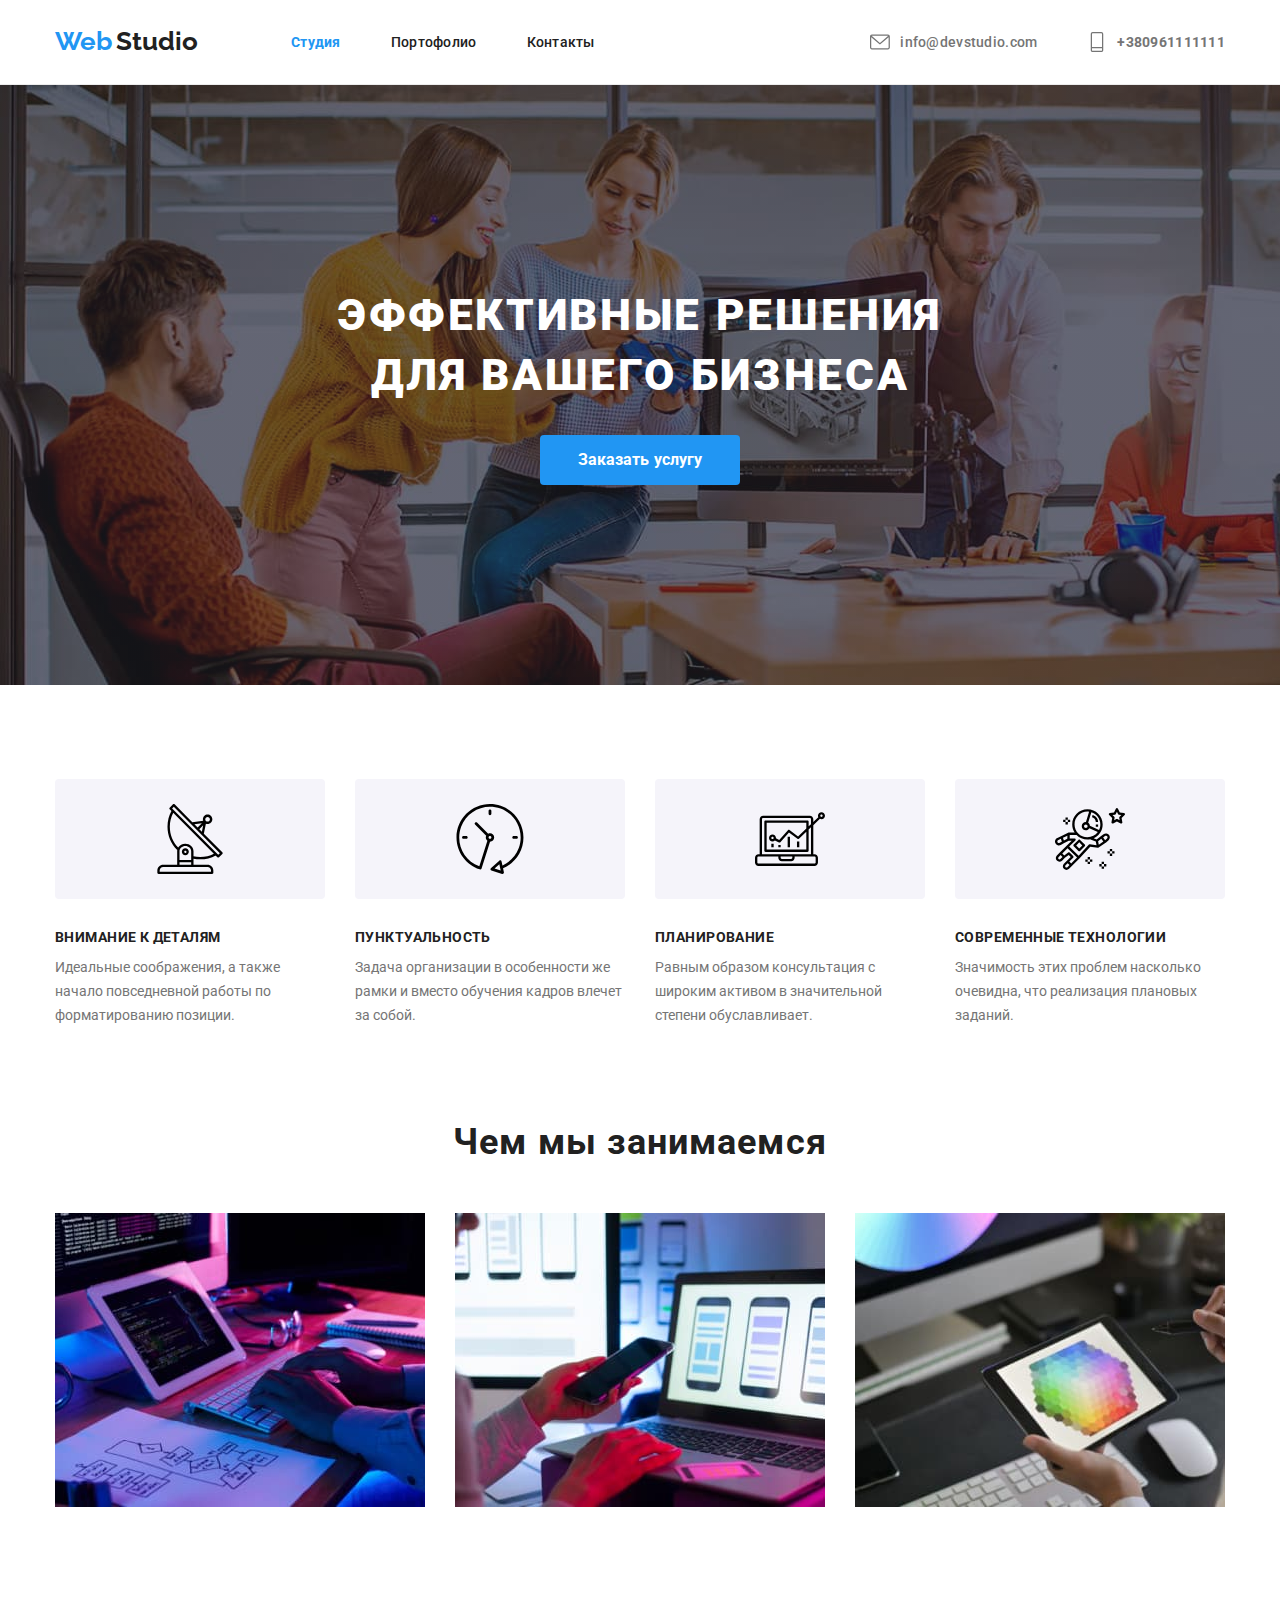
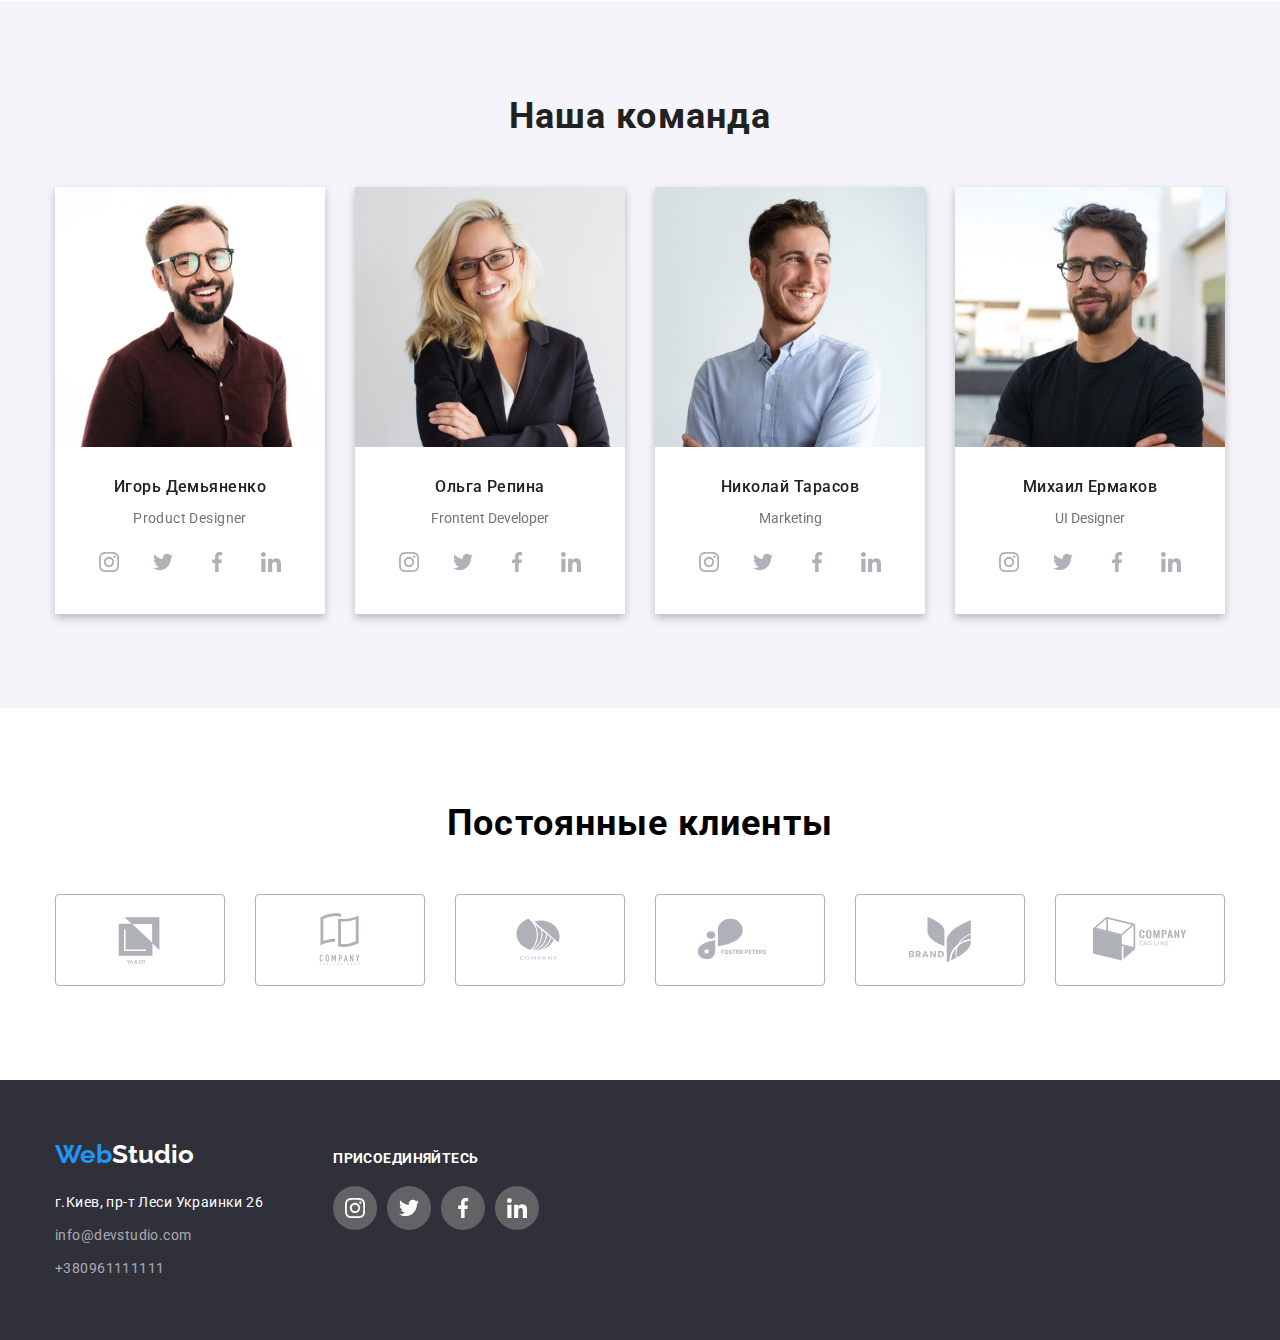
<file: index.html>
<!DOCTYPE html>
<html lang="en">

<head>
    <meta charset="UTF-8">
    <meta http-equiv="X-UA-Compatible" content="IE=edge">
    <meta name="viewport" content="width=device-width, initial-scale=1.0">
    <title>Document</title>
    <link rel="stylesheet"
        href="https://cdnjs.cloudflare.com/ajax/libs/modern-normalize/1.0.0/modern-normalize.min.css" />
    <link rel="stylesheet" href="./css/styles.css">
    <link
        href="https://fonts.googleapis.com/css2?family=Raleway:wght@700&amp;family=Roboto:wght@400;500;700;900&amp;display=swap"
        rel="stylesheet">
</head>

<body class="body">
    <!-- Основной блок навигации -->
<header class="header">
    <div class="container header-nav">
            <nav class="main-nav">

                <a href="./index.html" class="logo"><span class="color-logo-web">Web</span>
                    <span class="color-logo-studio">Studio</span></a>

                <ul class="categories-list">
                    <li class="item-1"><a href="./index.html" class="header-link-studio">Студия</a></li>
                    <li class="item"><a href="./portfolio.html" class="header-link">Портофолио</a>
                    </li>
                    <li class="item"><a href="" class="header-link">Контакты</a></li>
                </ul>
            </nav>

            <ul class="categories-contact">
                <li class="categories-contact-mail">
                    <a href="mailto:info@devstudio.com" class="header-link-mail">
                        <svg class="mail-svg" width="20" height="20">
                            <use href="./img/sprite.svg#icon-mail"></use>
                        </svg>
                        info@devstudio.com</a>
                    </li>
                <li class="categories-contact-tel"><a href="tel:+380961111111" class="header-link-tel">
                    <svg class="tel-svg" width="20" height="20">
                        <use href="./img/sprite.svg#icon-tel"></use>
                    </svg>
                    +380961111111</a>
                </li>
            </ul>
    </div>
</header>
    <!-- Секция заказать услугу -->
    <main>
            <section class="section-1">
            <div class="container">
               
                <h1 class="section-title-1">ЭФФЕКТИВНЫЕ РЕШЕНИЯ ДЛЯ ВАШЕГО БИЗНЕСА</h1>
                <button type="button" class="section-btn-1">Заказать услугу</button>
           </div>
        </section>
        <!-- Секция чем мы занимаемся -->
            <section class="section-2">
                <div class="container">
                    <ul class="action-list">
                        <li class="list">
                            <div class="svg-icons">
                            <svg class="svg" width="70" height="70">
                                <use href="./img/sprite.svg#icon-antenna-1"></use>
                            </svg>
                            </div>
                            <h3 class="title-1">ВНИМАНИЕ К ДЕТАЛЯМ</h3>
                            <p class="section-paragraf">Идеальные соображения, а также начало повседневной работы по
                                форматированию позиции.</p>
                                
                        </li>
                
                        <li class="list">
                            <div class="svg-icons">
                            <svg class="svg" width="70" height="70">
                                <use href="./img/sprite.svg#icon-clock-1"></use>
                            </svg>
                            </div>
                            <h3 class="title-2">ПУНКТУАЛЬНОСТЬ</h3>
                            <p class="section-paragraf">Задача организации в особенности же рамки и вместо обучения
                                кадров влечет за собой.</p>
                                
                        </li>
                        <li class="list">
                            <div class="svg-icons">
                            <svg class="svg" width="70" height="70">
                                <use href="./img/sprite.svg#icon-diagram-1"></use>
                            </svg>
                            </div>
                            <h3 class="title-3">ПЛАНИРОВАНИЕ</h3>
                            <p class="section-paragraf">Равным образом консультация с широким активом в значительной
                                степени обуславливает.</p>
                        </li>
                        <li class="list">
                            <div class="svg-icons">
                            <svg class="svg" width="70" height="70">
                                <use href="./img/sprite.svg#icon-astronaut-1"></use>
                            </svg>
                            </div>
                            <h3 class="title-4">СОВРЕМЕННЫЕ ТЕХНОЛОГИИ</h3>
                            <p class="section-paragraf">Значимость этих проблем насколько очевидна, что реализация
                                плановых заданий.</p>
                        </li>
                    </ul>
                </div> 
            </section>
        </div>
        <section class="img-1">
            <div class="container">
                <h2 class="section-title-2">Чем мы занимаемся</h2>
                <!-- Картитнки -->
                
                    <ul class="child-photo">
                        <li class="list-photo">
                            <img src="./images/img.jpg" alt="Написание кода" width="370">
                        </li>
                        <li class="list-photo">
                            <img src="./images/img_(1).jpg" alt="Скрин скан телефонa" width="370">
                        </li>
                        <li class="list-photo">
                            <img src="./images/img_(2).jpg" alt="Спектр" width="370">
                        </li>
                    </ul>
                </div>
        </section>  
        <!-- Наша команда-->
            <section class="section-our-team">
                <div class="container">
                     <h2 class="section-title-3">Наша команда</h2>
                     <ul class="team"> 
                        <li class="list-team">
                            <img src="./images/img_(3).jpg" alt="Игорь демьяненко Product Designer" width="270">
                            <div class="our-team-text">
                            <h3 class="title-our-team">Игорь Демьяненко</h3>
                            <p class="section-paragraf-1">Product Designer</p>

<ul class="network-ul-list">
    <li class="li-list">
        <a href="" class="network-link">
            <svg class="social-network" width="20" height="20">
                <use href="./img/sprite.svg#icon-instagram2"></use>
            </svg>
        </a>
    </li>
    <li class="li-list">
        <a href="" class="network-link">
            <svg class="social-network" width="20" height="20">
                <use href="./img/sprite.svg#icon-twitter2"></use>
            </svg>
        </a>
    </li>
    <li class="li-list">
        <a href="" class="network-link">
            <svg class="social-network" width="20" height="20">
                <use href="./img/sprite.svg#icon-facebook2"></use>
            </svg>
        </a>
    </li>
    <li class="li-list">
        <a href="" class="network-link">
            <svg class="social-network" width="20" height="20">
                <use href="./img/sprite.svg#icon-linkedin2"></use>
            </svg>
        </a>
    </li>
</ul>
                            </div> 
                        </li>
                        <li class="list-team">
                            <img src="./images/img_(4).jpg" alt="Ольга Репина Frontent Developer" width="270">
                            <div class="our-team-text">
                            <h3 class="title-our-team">Ольга Репина</h3>
                            <p class="section-paragraf-2">Frontent Developer</p>
<ul class="network-ul-list">
    <li class="li-list">
        <a href="" class="network-link">
            <svg class="social-network" width="20" height="20">
                <use href="./img/sprite.svg#icon-instagram2"></use>
            </svg>
        </a>
    </li>
    <li class="li-list">
        <a href="" class="network-link">
            <svg class="social-network" width="20" height="20">
                <use href="./img/sprite.svg#icon-twitter2"></use>
            </svg>
        </a>
    </li>
    <li class="li-list">
        <a href="" class="network-link">
            <svg class="social-network" width="20" height="20">
                <use href="./img/sprite.svg#icon-facebook2"></use>
            </svg>
        </a>
    </li>
    <li class="li-list">
        <a href="" class="network-link">
            <svg class="social-network" width="20" height="20">
                <use href="./img/sprite.svg#icon-linkedin2"></use>
            </svg>
        </a>
    </li>
</ul>
                            </div>
                        </li>
                        <li class="list-team">
                            <img src="./images/img_(5).jpg" alt="Николай Тарасов Marketing" width="270">
                            <div class="our-team-text">
                            <h3 class="title-our-team">Николай Тарасов</h3>
                            <p class="section-paragraf-3">Marketing</p>
<ul class="network-ul-list">
    <li class="li-list">
        <a href="" class="network-link">
            <svg class="social-network" width="20" height="20">
                <use href="./img/sprite.svg#icon-instagram2"></use>
            </svg>
        </a>
    </li>
    <li class="li-list">
        <a href="" class="network-link">
            <svg class="social-network" width="20" height="20">
                <use href="./img/sprite.svg#icon-twitter2"></use>
            </svg>
        </a>
    </li>
    <li class="li-list">
        <a href="" class="network-link">
            <svg class="social-network" width="20" height="20">
                <use href="./img/sprite.svg#icon-facebook2"></use>
            </svg>
        </a>
    </li>
    <li class="li-list">
        <a href="" class="network-link">
            <svg class="social-network" width="20" height="20">
                <use href="./img/sprite.svg#icon-linkedin2"></use>
            </svg>
        </a>
    </li>
</ul>
                            </div>
                        </li>
                        <li class="list-team">
                            <img src="./images/img_(6).jpg" alt="Михаил Ермаков UI Designer" width="270">
                            <div class="our-team-text">
                            <h3 class="title-our-team">Михаил Ермаков</h3>
                            <p class="section-paragraf-4">UI Designer</p>
<ul class="network-ul-list">
    <li class="li-list">
        <a href="" class="network-link">
            <svg class="social-network" width="20" height="20">
                <use href="./img/sprite.svg#icon-instagram"></use>
            </svg>
        </a>
    </li>
    <li class="li-list">
        <a href="" class="network-link">
            <svg class="social-network" width="20" height="20">
                <use href="./img/sprite.svg#icon-twitter"></use>
            </svg>
        </a>
    </li>
    <li class="li-list">
        <a href="" class="network-link">
            <svg class="social-network" width="20" height="20">
                <use href="./img/sprite.svg#icon-facebook"></use>
            </svg>
        </a>
    </li>
    <li class="li-list">
        <a href="" class="network-link">
            <svg class="social-network" width="20" height="20">
                <use href="./img/sprite.svg#icon-linkedin"></use>
            </svg>
        </a>
    </li>
</ul>
                            </div>    
                        </li>
                    </ul>
                </div>
            </section>

            <!-- Секция постоянные клиенты -->
        <section class="static-clients">
            <div class="container">
            <h2 class="static-clients-title">Постоянные клиенты</h2>
    
            <ul class="static-clients-ul">
                <li class="static-clients-list">
                    <a href="" class="companies">
                    <svg class="svg-company" width="106" height="60">
                        <use href="./img/sprite.svg#icon-company1"></use>
                    </svg>
                    </a>
                </li>
                
                <li class="static-clients-list">
                    <a href="" class="companies">
                    <svg class="svg-company" width="106" height="60">
                        <use href="./img/sprite.svg#icon-company2"></use>
                    </svg>
                    </a>
                </li>

                <li class="static-clients-list">
<a href="" class="companies">
    <svg class="svg-company" width="106" height="60">
        <use href="./img/sprite.svg#icon-company3"></use>
    </svg>
</a>
                </li>
                <li class="static-clients-list">
                    <a href="" class="companies">
                        <svg class="svg-company" width="106" height="60">
                            <use href="./img/sprite.svg#icon-company4"></use>
                        </svg>
                    </a>
                </li>
                <li class="static-clients-list">
                    <a href="" class="companies">
                        <svg class="svg-company" width="106" height="60">
                            <use href="./img/sprite.svg#icon-company5"></use>
                        </svg>
                    </a>
                </li>
                <li class="static-clients-list">
                    <a href="" class="companies">
                        <svg class="svg-company" width="106" height="60">
                            <use href="./img/sprite.svg#icon-company6"></use>
                        </svg>
                    </a>
                </li>
            </ul>
            
            </section>
            
    </main>
    <!-- Подвал -->
    <footer class="footer">
        <div class="container footer-sections">
                <div class="section-footer-left">
            <a href="./index.html" class="logo-address"><span class="color-logo-web">Web</span><span
                    class="color-logo-studio-address">Studio</span></a>
            <address>
                <a href="https://goo.gl/maps/uMnptBa36VVHKo7h8" target="_blank" rel="noopener noreferrer"
                    class="address-link">г.Киев, пр-т Леси
                    Украинки 26</a>
                <a href="mailto:info@devstudio.com" class="address-link-mail">info@devstudio.com</a>
                <a href="tel:+380961111111" class="address-link-tel">+380961111111</a>
            </address>
            </div>
            <div class="section-footer-right">
                    <h3 class="title-footer">ПРИСОЕДИНЯЙТЕСЬ</h3>
                <ul class="network-ul-list-1">
                    <li class="li-list">
                        <a href="" class="network-link-footer">
                            <svg class="social-network-footer" width="20" height="20">
                                <use href="./img/sprite.svg#icon-instagram"></use>
                            </svg>
                        </a>
                    </li>
                    <li class="li-list">
                        <a href="" class="network-link-footer">
                            <svg class="social-network-footer" width="20" height="20">
                                <use href="./img/sprite.svg#icon-twitter"></use>
                            </svg>
                        </a>
                    </li>
                    <li class="li-list">
                        <a href="" class="network-link-footer">
                            <svg class="social-network-footer" width="20" height="20">
                                <use href="./img/sprite.svg#icon-facebook"></use>
                            </svg>
                        </a>
                    </li>
                    <li class="li-list">
                        <a href="" class="network-link-footer">
                            <svg class="social-network-footer" width="20" height="20">
                                <use href="./img/sprite.svg#icon-linkedin"></use>
                            </svg>
                        </a>
                    </li>
                </ul>
            </div>
        
        </div>
    </footer>
</body>

</html>
</file>
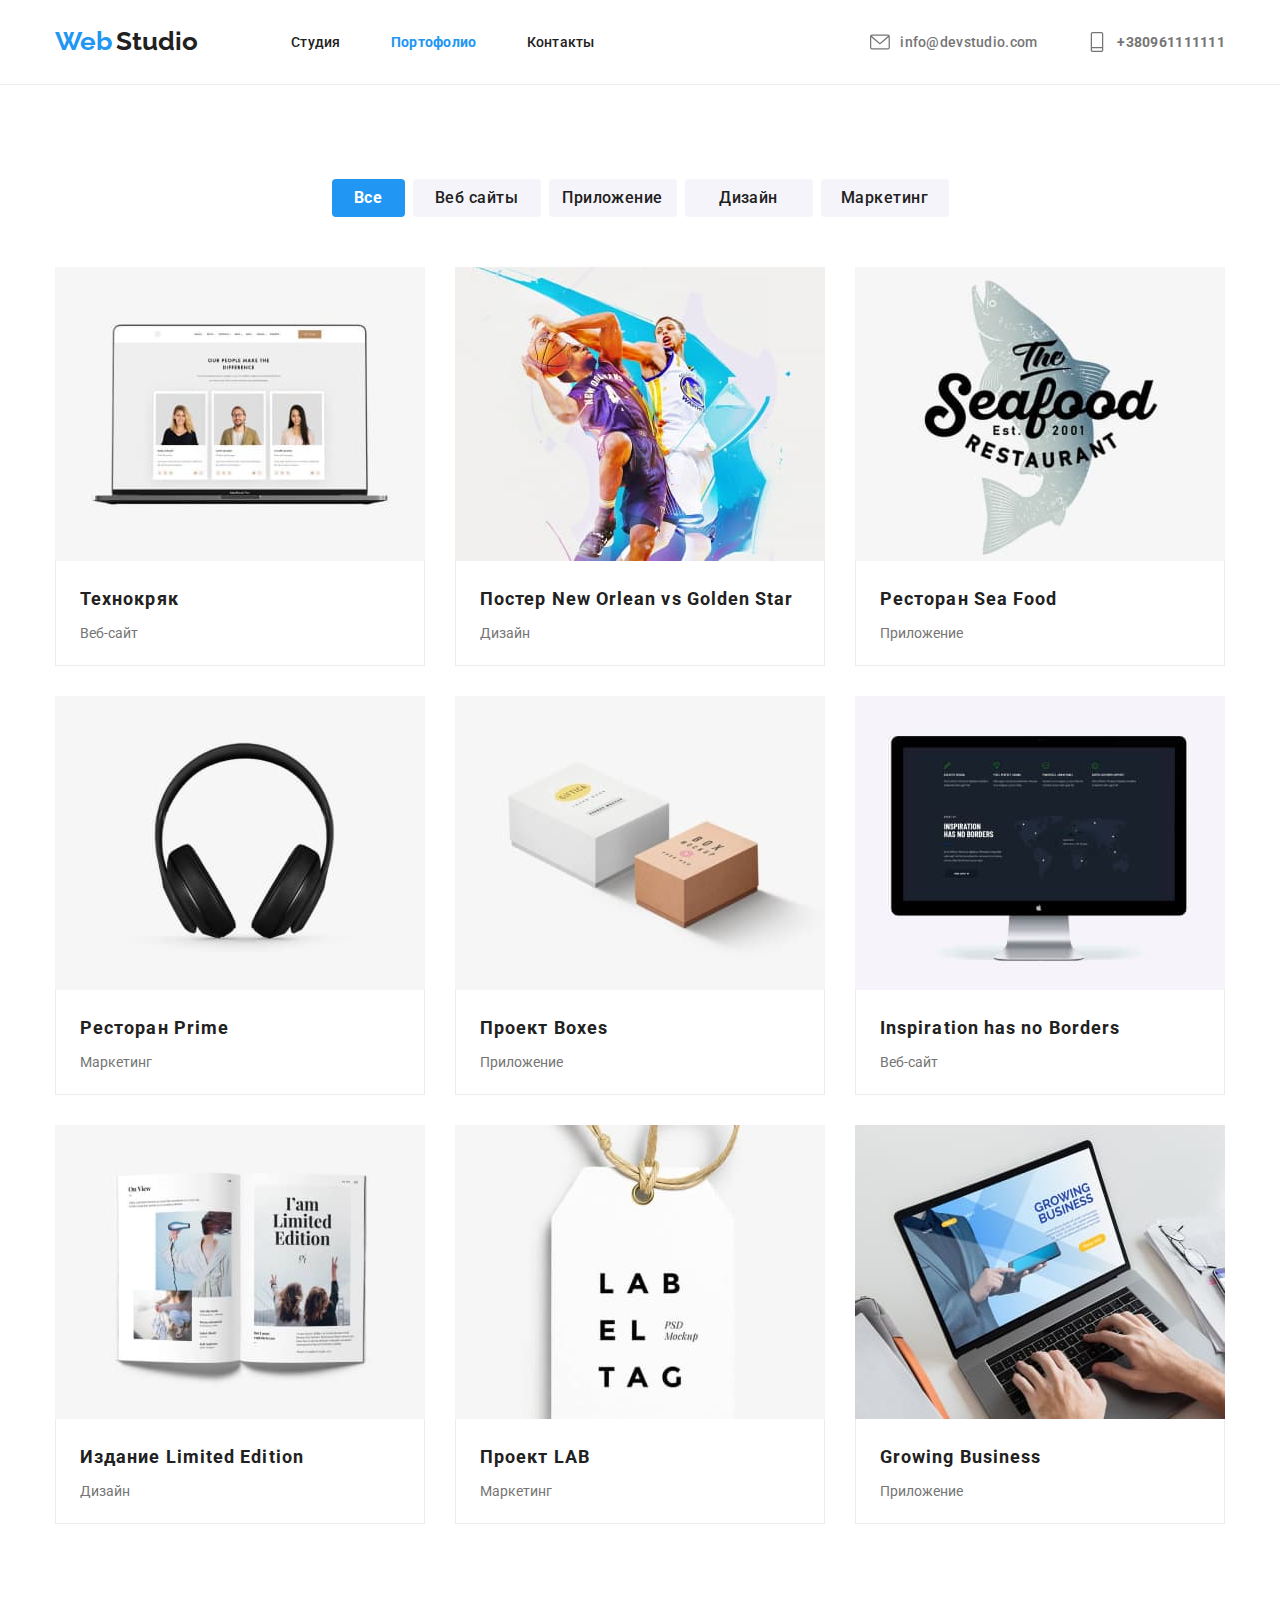
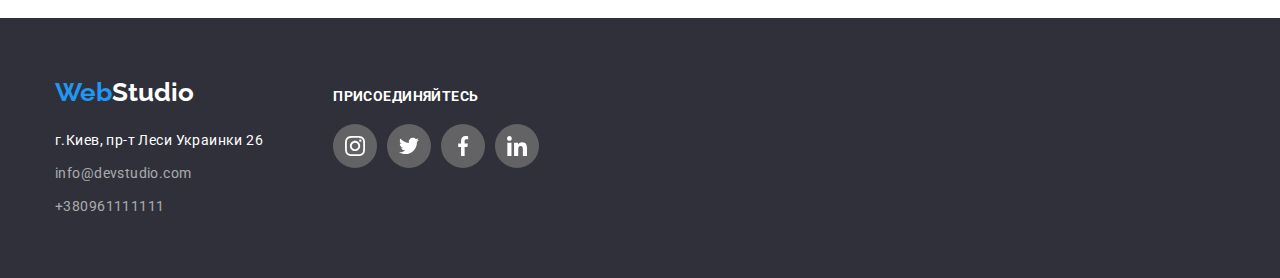
<file: portfolio.html>
<!DOCTYPE html>
<html lang="ru">

<head>
    <meta charset="UTF-8">
    <meta http-equiv="X-UA-Compatible" content="IE=edge">
    <meta name="viewport" content="width=device-width, initial-scale=1.0">
    <title>Document</title>
    <link rel="stylesheet"
        href="https://cdnjs.cloudflare.com/ajax/libs/modern-normalize/1.0.0/modern-normalize.min.css" />
    <link rel="stylesheet" href="./css/styles.css">
    <link
        href="https://fonts.googleapis.com/css2?family=Raleway:wght@700&amp;family=Roboto:wght@400;500;700;900&amp;display=swap"
        rel="stylesheet">


</head>

<body class="body">

    <!-- Основная шапка навигации -->
<header class="header">
    <div class="container">
        <div class="header-nav">
            <nav class="main-nav">

                <a href="./index.html" class="logo"><span class="color-logo-web">Web</span>
                    <span class="color-logo-studio">Studio</span></a>

                <ul class="categories-list">
                    <li class="item-1"><a href="./index.html" class="header-link-studio-portfolio">Студия</a></li>
                    <li class="item"><a href="./portfolio.html" class="header-link-portfolio">Портофолио</a>
                    </li>
                    <li class="item"><a href="" class="header-link">Контакты</a></li>
                </ul>
            </nav>

            <ul class="categories-contact">
                <li class="categories-contact-mail">
                    <a href="mailto:info@devstudio.com" class="header-link-mail">
                        <svg class="mail-svg" width="20" height="20">
                            <use href="./img/sprite.svg#icon-mail"></use>
                        </svg>
                        info@devstudio.com</a>
                </li>
                <li class="categories-contact-tel"><a href="tel:+380961111111" class="header-link-tel">
                        <svg class="tel-svg" width="20" height="20">
                            <use href="./img/sprite.svg#icon-tel"></use>
                        </svg>
                        +380961111111</a>
                </li>
            </ul>
        </div>
    </div>
</header>
    <!-- Секция с кнопками и сайтами -->
    <main>
        <section class="main-buttons">
            <div class="container">
                <ul class="main-btn">
                    <li class="main-btn-item"><button class="btn-blue">Все</button></li>
                    <li class="main-btn-item"><button class="btn-grey">Веб сайты</button></li>
                    <li class="main-btn-item"><button class="btn-grey">Приложение</button></li>
                    <li class="main-btn-item"><button class="btn-grey">Дизайн</button></li>
                    <li class="main-btn-item"><button class="btn-grey">Маркетинг</button></li>
                </ul>
            
            <!-- Секция с картинками  -->
                
                    <ul class="list-img">
                        <li class="images"><a href="" class="im-link"><img src="./img/img.jpg" alt="Технокряк" width="370">
                            <div class="text-img">
                                <h3 class="title-img">Технокряк</h3>
                                <p class="section-paragraf-portfolio">Веб-сайт</p>
                            </div>
                            </a></li>

                        <li class="images"><a href="" class="im-link"><img src="./img/img_(1).jpg"
                                    alt="Постер New Orlean vs Golden Star" width="370">
                            <div class="text-img">
                                <h3 class="title-img">Постер <span lang="en"> New Orlean vs Golden Star</span></h3>
                                <p class="section-paragraf-portfolio">Дизайн</p>
                            </div>
                            </a></li>

                        <li class="images"><a href="" class="im-link"><img src="./img/img_(2).jpg" alt="Ресторан Sea Food" width="370">
                            <div class="text-img">
                            <h3 class="title-img">Ресторан <span lang="en"> Sea Food</span></h3>
                                <p class="section-paragraf-portfolio">Приложение</p></div>
                            </a></li>

                        <li class="images"><a href="" class="im-link"><img src="./img/img_(3).jpg" alt="Проект Prime" width="370">
                            <div class="text-img"><h3 class="title-img">Ресторан <span lang="en"> Prime</span></h3>
                                <p class="section-paragraf-portfolio">Маркетинг</p></div>
                            </a></li>

                        <li class="images"><a href="" class="im-link"><img src="./img/img_(4).jpg" alt="Проект Boxes" width="370">
                        <div class="text-img"><h3 class="title-img">Проект <span lang="en"> Boxes</span></h3>
                                <p class="section-paragraf-portfolio">Приложение</p></div>
                            </a></li>

                        <li class="images"><a href="" class="im-link"><img src="./img/img_(5).jpg" alt="Inspiration has no Borders"
                                    width="370">
                    <div class="text-img"><h3 lang="en" class="title-img">Inspiration has no Borders</h3>
                                <p class="section-paragraf-portfolio">Веб-сайт</p></div>
                            </a></li>

                        <li class="images"><a href="" class="im-link"><img src="./img/img_(6).jpg" alt="Издание Limited Edition"
                                    width="370">
                        <div class="text-img"><h3 class="title-img">Издание <span lang="en"> Limited Edition</span></h3>
                                <p class="section-paragraf-portfolio">Дизайн</p></div>
                            </a></li>

                        <li class="images"><a href="" class="im-link"><img src="./img/img_(7).jpg" alt="Проект LAB" width="370">
                <div class="text-img"><h3 class="title-img">Проект <span lang="en"> LAB</span></h3>
                                <p class="section-paragraf-portfolio">Маркетинг</p></div>
                            </a></li>

                        <li class="images"><a href="" class="im-link"><img src="./img/img_(8).jpg" alt="Growing Business" width="370">
            <div class="text-img"><h3 lang="en" class="title-img">Growing Business</h3>
                                <p class="section-paragraf-portfolio">Приложение</p></div>
                            </a></li>
                    </ul>
            </div>
            
        </section>        
        </div>
    </main>
    <!-- Подвал -->
    <footer class="footer">
        <div class="container footer-sections">
            <div class="section-footer-left">
                <a href="./index.html" class="logo-address"><span class="color-logo-web">Web</span><span
                        class="color-logo-studio-address">Studio</span></a>
                <address>
                    <a href="https://goo.gl/maps/uMnptBa36VVHKo7h8" target="_blank" rel="noopener noreferrer"
                        class="address-link">г.Киев, пр-т Леси
                        Украинки 26</a>
                    <a href="mailto:info@devstudio.com" class="address-link-mail">info@devstudio.com</a>
                    <a href="tel:+380961111111" class="address-link-tel">+380961111111</a>
                </address>
            </div>
            <div class="section-footer-right">
                <h3 class="title-footer">ПРИСОЕДИНЯЙТЕСЬ</h3>
                <ul class="network-ul-list-1">
                    <li class="li-list">
                        <a href="" class="network-link-footer">
                            <svg class="social-network-footer" width="20" height="20">
                                <use href="./img/sprite.svg#icon-instagram"></use>
                            </svg>
                        </a>
                    </li>
                    <li class="li-list">
                        <a href="" class="network-link-footer">
                            <svg class="social-network-footer" width="20" height="20">
                                <use href="./img/sprite.svg#icon-twitter"></use>
                            </svg>
                        </a>
                    </li>
                    <li class="li-list">
                        <a href="" class="network-link-footer">
                            <svg class="social-network-footer" width="20" height="20">
                                <use href="./img/sprite.svg#icon-facebook"></use>
                            </svg>
                        </a>
                    </li>
                    <li class="li-list">
                        <a href="" class="network-link-footer">
                            <svg class="social-network-footer" width="20" height="20">
                                <use href="./img/sprite.svg#icon-linkedin"></use>
                            </svg>
                        </a>
                    </li>
                </ul>
            </div>
    
        </div>
    </footer>
    </div>
</body>

</html>
</file>
<file: css/styles.css>
:root {
  --section-paragraf-color: #757575;
  --section-title-color: #212121;
  --color-letter-white: #ffffff;
  --color-letter-blue: #2196f3;
  --active-link-color: #188ce8;
  --color-background: #2f303a;
  --font-family: "Roboto", sans-serif;
  --font-family-header: "Raleway", sans-serif;
}
.header {
  border-bottom: 1px solid #ececec;
}
ul {
  list-style: none;
}
.body {
  font-family: var(--font-family);
}
p {
  font-style: normal;
}
/* Глобальный сброс стилей по селектору тега, то чтоне входит в нормалайз */
a {
  text-decoration: none;
  cursor: pointer;
  display: block;
}
button {
  cursor: pointer;
  direction: none;
}
h1,
h2,
h3,
h4,
p {
  margin: 0;
}
ul {
  margin: 0;
  padding-left: 0;
  list-style: none;
}
img {
  display: block;
}
a {
  text-decoration: none;
  display: block;
}
/* Эффекты для интерактивных элементов */
.header-link:hover,
.heder-link:active,
.heder-link:focus {
  color: var(--color-letter-blue);
}
/* Ссылки в шапке */
.header-link {
  font-family: var(--font-family);
  font-style: normal;
  font-weight: 500;
  font-size: 14px;
  line-height: calc(16 / 14);
  letter-spacing: 0.02em;
  color: var(--section-title-color);
  display: block;
  padding-top: 32px;
  padding-bottom: 32px;
}

.header-link-portfolio {
  font-family: var(--font-family);
  font-style: normal;
  font-weight: 700;
  font-size: 14px;
  line-height: calc(16 / 14);
  letter-spacing: 0.02em;
  color: var(--color-letter-blue);
  display: block;
  padding-top: 32px;
  padding-bottom: 32px;
}
.header-link-studio-portfolio {
  font-family: var(--font-family);
  font-style: normal;
  font-weight: 500;
  font-size: 14px;
  line-height: calc(16 / 14);
  letter-spacing: 0.02em;
  color: var(--section-title-color);
  display: block;
  padding-top: 32px;
  padding-bottom: 32px;
}
.header-link-studio-portfolio:hover,
.header-link-studio-portfolio:active,
.header-link-studio-portfolio:focus {
  color: var(--color-letter-blue);
}
.header-link-mail {
  display: flex;
  align-items: center;
  color: var(--section-paragraf-color);
  font-family: var(--font-family);
  font-style: normal;
  font-weight: 500;
  font-size: 14px;
  line-height: calc(16 / 14);
  letter-spacing: 0.02em;
  padding-top: 32px;
  padding-bottom: 32px;
}
.header-link-mail:hover,
.heder-link-mail:active,
.heder-link-mail:focus {
  color: var(--color-letter-blue);
}
.header-link-tel {
  display: flex;
  align-items: center;
  justify-content: center;
  color: var(--section-paragraf-color);
  font-family: var(--font-family);
  font-style: normal;
  font-weight: 700;
  font-size: 14px;
  line-height: calc(16 / 14);
  letter-spacing: 0.02em;
  padding-top: 32px;
  padding-bottom: 32px;
}
.header-link-tel:hover,
.heder-link-tel:active,
.heder-link-tel:focus {
  color: var(--color-letter-blue);
}
/* Подсветка Ссылки Студия */
.header-link-studio {
  font-family: var(--font-family);
  font-style: normal;
  font-weight: 700;
  font-size: 14px;
  line-height: calc(16 / 14);
  letter-spacing: 0.02em;
  color: var(--color-letter-blue);
  display: block;
  padding-top: 32px;
  padding-bottom: 32px;
}
.header-link-portfolio {
  font-family: var(--font-family);
  font-style: normal;
  font-weight: 700;
  font-size: 14px;
  line-height: calc(16 / 14);
  letter-spacing: 0.02em;
  color: var(--color-letter-blue);
}
/* Фокус логотипа */
.logo:focus {
  color: var(--active-link-color);
  font-family: var(--font-family-header);
  font-style: normal;
  font-weight: bold;
  font-size: 26px;
  line-height: calc (26 / 31);
}
/* Часть цвета логотипа */
.color-logo-web {
  color: var(--color-letter-blue);
  font-family: var(--font-family-header);
  font-style: normal;
  font-weight: bold;
  font-size: 26px;
  line-height: cal (26 / 31);
}
.color-logo-studio {
  color: var(--section-title-color);
  font-family: var(--font-family-header);
  font-style: normal;
  font-weight: bold;
  font-size: 26px;
  line-height: cal (26 / 31);
}

/* Секция 1 */
.section-1 {
  font-family: var(--font-family);
  color: var(--color-letter-white);
  font-style: normal;
  font-weight: 900;
  line-height: calc(60 / 44);
  text-align: center;
  letter-spacing: 0.06em;
  text-transform: uppercase;

  max-width: 1600px;
  margin-left: auto;
  margin-right: auto;
  padding-top: 200px;
  padding-bottom: 200px;

  background-color: var(--color-background);
  background-image: linear-gradient(
      rgba(47, 48, 58, 0.4),
      rgba(47, 48, 58, 0.4)
    ),
    url(../images/hero-bg.jpg);
}
/* Заголовок h1 */
.section-title-1 {
  font-family: var(--font-family);
  font-style: normal;
  font-weight: 900;
  font-size: 44px;
  line-height: calc(60 / 44);
  text-align: center;
  letter-spacing: 0.06em;
  text-transform: uppercase;

  color: var(--color-letter-white);
  max-width: 696px;
  margin: 0 auto 30px auto;
}
/* Абзацы */
.section-paragraf {
  font-weight: normal;
  color: var(--section-paragraf-color);
  line-height: calc(24 / 14);
  font-size: 14px;
}
.section-paragraf-portfolio {
  font-weight: normal;
  color: var(--section-paragraf-color);
  line-height: calc(24 / 14);
  font-size: 14px;
}
.section-paragraf-1 {
  font-weight: 400;
  color: var(--section-paragraf-color);
  line-height: calc(30 / 16);
  font-size: 14px;
  /* width: 322px;
  height: 30px;
  left: 239px;
  top: 1050px; */
  /* padding-top: 10px; */
  letter-spacing: 0.03em;
  text-align: center;
}
.title-our-team {
  font-family: var(--font-family);
  font-style: normal;
  font-weight: 500;
  font-size: 16px;
  line-height: calc(19 / 16);
  letter-spacing: 0.03em;
  color: var(--section-title-color);
  text-align: center;
  margin-bottom: 10px;
}
/* Секция заголовка "Чем мы занимаемся" */
.title {
  font-family: var(--font-family);
  font-style: normal;
  font-weight: 700;
  font-size: 14px;
  line-height: calc(16 / 14);
  letter-spacing: 0.03em;

  text-transform: uppercase;
  color: var(--section-title-color);
}
.title-1 {
  font-family: var(--font-family);
  font-style: normal;
  font-weight: bold;
  font-size: 14px;
  line-height: calc(16 / 14);
  letter-spacing: 0.03em;
  text-transform: uppercase;
  margin-bottom: 10px;

  color: var(--section-title-color);
}

.title-2 {
  font-family: var(--font-family);
  font-style: normal;
  font-weight: bold;
  font-size: 14px;
  line-height: calc(16 / 14);
  letter-spacing: 0.03em;
  text-transform: uppercase;
  margin-bottom: 10px;

  color: var(--section-title-color);
}

.title-3 {
  font-family: var(--font-family);
  font-style: normal;
  font-weight: bold;
  font-size: 14px;
  line-height: calc(16 / 14);
  letter-spacing: 0.03em;
  text-transform: uppercase;
  margin-bottom: 10px;

  color: var(--section-title-color);
}

.title-4 {
  font-family: var(--font-family);
  font-style: normal;
  font-weight: bold;
  font-size: 14px;
  line-height: calc(16 / 14);
  letter-spacing: 0.03em;
  text-transform: uppercase;
  margin-bottom: 10px;

  color: var(--section-title-color);
}
/* --------------Секция чем мы занимаемся-------------- */

.section-title-2 {
  font-family: var(--font-family);
  font-style: normal;
  font-weight: bold;
  font-size: 36px;
  line-height: calc(42 / 36);
  text-align: center;
  letter-spacing: 0.03em;
  color: var(--section-title-color);
  margin-bottom: 50px;
}
.section-title-3 {
  font-family: var(--font-family);
  font-style: normal;
  font-weight: bold;
  font-size: 36px;
  line-height: calc(42 / 36);
  text-align: center;
  letter-spacing: 0.03em;
  color: var(--section-title-color);
  margin-bottom: 50px;
}
.title-img {
  font-family: var(--font-family);
  font-style: normal;
  font-weight: 700;
  font-size: 18px;
  line-height: calc(36 / 18);
  color: var(--section-title-color);
  letter-spacing: 0.06em;
  margin-bottom: 4px;
}
/* Подвал */
.footer {
  background-color: var(--color-background);
  padding-top: 60px;
  padding-bottom: 60px;
}
/* .container-footer {
  padding-left: 15px;
  padding-right: 15px;
  margin: 0 auto;
} */
.address-link:hover {
  color: var(--color-letter-blue);
}
.address-link:active {
  color: var(--section-paragraf-color);
}
.address-link:focus {
  color: var(--color-letter-white);
}
/* Секция адреса */
.logo-address {
  margin-bottom: 20px;
}
.about-address {
  font-family: var(--font-family);
  font-style: normal;
  font-weight: 500;
  font-size: 14px;
  line-height: calc(24 / 14);
  letter-spacing: 0.03em;
  color: var(--color-letter-white);
}
.address-link {
  font-family: var(--font-family);
  font-style: normal;
  font-weight: normal;
  font-size: 14px;
  line-height: calc(24 / 14);
  letter-spacing: 0.03em;
  color: var(--color-letter-white);
  margin-bottom: 9px;
}
.address-link-maps {
  font-family: inherit;
  font-style: normal;
  font-weight: normal;
  font-size: 14px;
  line-height: calc(24 / 14);
  letter-spacing: 0.03em;
  color: var(--color-letter-white);
  padding-bottom: 9px;
}
.address-link-maps:hover {
  color: var(--color-letter-blue);
}
.address-link-maps:active {
  color: var(--active-link-color);
}
.address-link-maps:focus {
  color: var(--section-paragraf-color);
}
.address-link-mail {
  font-family: inherit;
  font-style: normal;
  font-weight: normal;
  font-size: 14px;
  line-height: calc(24 / 14);
  letter-spacing: 0.03em;
  color: rgba(255, 255, 255, 0.6);
  margin-bottom: 9px;
}
.address-link-mail:hover {
  color: var(--color-letter-blue);
}
.address-link-mail:active {
  color: var(--active-link-color);
}
.address-link-mail:focus {
  color: var(--color-letter-white);
}
.address-link-tel {
  font-family: inherit;
  font-style: normal;
  font-weight: normal;
  font-size: 14px;
  line-height: calc(24 / 14);
  letter-spacing: 0.03em;
  color: rgba(255, 255, 255, 0.6);
}
.address-link-tel:hover {
  color: var(--color-letter-blue);
}
.address-link-tel:active {
  color: var(--active-link-color);
}
.address-link-tel:focus {
  color: var(--color-letter-white);
}
/* Кнопки */
.section-btn-1 {
  cursor: pointer;
  font-family: inherit;
  font-style: normal;
  font-weight: 700;
  font-size: 16px;
  letter-spacing: 0.06px;
  color: var(--color-letter-white);
  line-height: calc(30 / 16);
  background: var(--color-letter-blue);
  border-radius: 4px;
  border: none;

  min-width: 200px;
  min-height: 50px;
}
.section-btn-1:hover,
.section-btn-1:focus {
  background-color: var(--active-link-color);
}
.btn-grey:hover,
.btn-grey:focus {
  background-color: var(--color-letter-blue);
  color: var(--color-letter-white);
  box-shadow: 0px 4px 4px rgba(0, 0, 0, 0.25);
}
.btn-blue {
  cursor: pointer;
  font-family: inherit;
  font-style: normal;
  font-weight: 700;
  font-size: 16px;
  letter-spacing: 0.06px;
  color: var(--color-letter-white);
  line-height: calc(30 / 16);
  background: var(--color-letter-blue);
  border-radius: 4px;
  border: none;

  min-width: 73px;
  min-height: 38px;
}
.btn-blue:hover,
.btn-blue:focus {
  background-color: var(--active-link-color);
  box-shadow: 0px 4px 4px rgba(0, 0, 0, 0.25);
}
.section-btn {
  cursor: pointer;
  font-family: inherit;
  font-style: normal;
  font-weight: 700;
  font-size: 16px;
  letter-spacing: 0.06px;
  color: var(--color-letter-white);
  line-height: calc(30 / 16);
  background: var(--color-letter-blue);
  border-radius: 4px;
  border: none;
  margin-bottom: 200px;

  display: inline-block;
  width: 73px;
  height: 38px;
  left: 495px;
  top: 174px;
}
.section-btn:hover,
.section-btn:focus {
  background-color: var(--active-link-color);
}

.btn-grey {
  font-family: var(--font-family);
  font-style: normal;
  font-weight: 500;
  font-size: 16px;
  line-height: calc(26 / 16);
  text-align: center;
  letter-spacing: 0.03em;
  color: var(--section-title-color);
  background: #f5f4fa;
  min-width: 128px;
  min-height: 38px;
  border-radius: 4px;
  border: none;
}
/* Вторая секция с текстом */
.section-2 {
  padding-top: 94px;
  padding-bottom: 94px;
}
/* <!-- Наша команда--> */
.section-our-team {
  background-color: #f5f4fa;
  padding-bottom: 94px;
  padding-top: 94px;
}
/* Цвет части логотипа в футере */
.color-logo-studio-address {
  color: var(--color-letter-white);
  font-family: "Raleway", sans-serif;
  font-style: normal;
  font-weight: bold;
  font-size: 26px;
  line-height: cal (26 / 31);
}

/* --------Блочная модель-------- */
.container {
  width: 1200px;
  padding-left: 15px;
  padding-right: 15px;
  margin: 0 auto;
  /* outline: 2px solid #bb0505; */
}

/* !!!!ЭТО РОДИТЕЛЬ ГЛАВНОГО МЕНЮ НАВИГАЦИИ ВСЕХ ССЫЛОК И КНОПОК, СВОЙСТВО
  align-items: center; СТАВИТ ИХ В ГОРИЗОНТАЛЬНОЕ ПОЛОЖЕНИЕ ОТНОСИТЕЛЬНО ГЛАВНОЙ ОСИ!!!!! */
.header-nav {
  display: flex;
  align-items: center;
}
.main-nav {
  display: flex;
  align-items: center;
}
.categories-list {
  display: flex;
  flex-wrap: wrap;

  margin-left: 93px;
}
.categories-list .item:not(:last-child) {
  margin-right: 0;
}
.item {
  margin-left: 50px;
}

/* Расположение контактов */

.categories-contact {
  display: flex;
  margin-left: auto;
}
/* Крайняя геометрия, во избежание выпадения списка из меню */
.categories-list .categories-contact-tel:not(:last-child) {
  margin-right: 0;
}
.categories-contact-mail {
  margin-right: 50px;
}

.img-1 {
  padding-bottom: 94px;
}

/* Страничка портфолио кнопки */
.main-buttons {
  padding-bottom: 94px;
  padding-top: 94px;
}

.main-btn {
  display: flex;
  flex-wrap: wrap;
  justify-content: center;
  margin-bottom: 50px;
}
.main-btn-item {
  display: inline-block;
  align-items: center;
}
/* Задаем отступы между кнопками всех кроме последнего */

.main-btn .main-btn-item:not(:last-child) {
  margin-right: 8px;
}
.section-btn {
  display: inline-block;
  width: 73px;
  height: 38px;
  left: 495px;
  top: 174px;
}
/* Студия Список абзацев*/
.action-list {
  display: flex;
  flex-wrap: wrap;
}
.list {
  margin-right: 30px;
  width: 270px;
}

.action-list .list:last-child {
  margin-right: 0px;
}

/* Студия чем мы занимаемся - 3 фото расположение flex */

.child-photo {
  display: flex;
  flex-wrap: wrap;
}
.list-photo {
  margin-right: 30px;
  width: 370px;
}
.child-photo .list-photo:last-child {
  margin-right: 0px;
}

/* Студия команда */

.team {
  display: flex;
  /* flex-wrap: wrap; -здесь не нужен потому что из-за него элементы перепрыгивают на соседнюю строку*/
}
.list-team {
  margin-right: 30px;
  background: var(--color-letter-white);
  border-bottom: #212121;
  filter: drop-shadow(0px 4px 4px rgba(0, 0, 0, 0.25));
}
.team .list-team:last-child {
  margin-right: 0px;
}

.section-paragraf-1 {
  font-weight: normal;
  color: var(--section-paragraf-color);
  line-height: calc(24 / 14);
  font-size: 14px;
  text-align: center;
  /* width: 270px;
  height: 75px;
  left: 215px;
  top: 800px; */
}

.section-paragraf-2 {
  font-weight: normal;
  color: var(--section-paragraf-color);
  line-height: calc(24 / 14);
  font-size: 14px;
  text-align: center;
  /* padding: 10px 61px 30px 62px;
  width: 270px;
  height: 75px;
  left: 215px;
  top: 800px; */
}

.section-paragraf-3 {
  font-weight: normal;
  color: var(--section-paragraf-color);
  line-height: calc(24 / 14);
  font-size: 14px;
  text-align: center;
  /* padding: 10px 97px 30px 97px;
  width: 270px;
  height: 75px;
  left: 215px;
  top: 800px; */
}

.section-paragraf-4 {
  font-weight: normal;
  color: var(--section-paragraf-color);
  line-height: calc(24 / 14);
  font-size: 14px;
  text-align: center;
}
.list-img {
  display: flex;
  flex-wrap: wrap;
  /* width: 1230px;
  padding-left: 15px;
  padding-right: 15px; */
}

.list-img > .images {
  background: #ffffff;
  flex-basis: calc((100% - 90px) / 3);
  margin-left: 30px;
  margin-top: 30px;
}
.list-img .images:last-child {
  margin-right: 0px;
}
.list-img .images:nth-child(-n + 3) {
  margin-top: 0;
}
.list-img .images:nth-child(3n + 1) {
  margin-left: 0;
}
.im-link:hover,
.im-link:focus {
  box-shadow: 0px 4px 4px rgba(0, 0, 0, 0.25);
}
.our-team-text {
  padding: 30px 20px 30px 20px;
}
.text-img {
  padding: 20px 24px 20px 24px;
  border-bottom: 1px solid #ececec;
  border-left: 1px solid #ececec;
  border-right: 1px solid #ececec;
}

.static-clients-title {
  font-family: var(--font-family);
  font-style: normal;
  font-weight: bold;
  font-size: 36px;
  line-height: calc(42 / 36);
  text-align: center;
  letter-spacing: 0.03em;
  background-color: #ffffff;
  margin-bottom: 50px;
}
.static-clients-ul {
  display: flex;
  align-items: center;
}
.companies {
  display: flex;
  align-items: center;
  justify-content: center;
  width: 170px;
  height: 92px;
  border-radius: 4px;
  border: 1px solid #afb1b8;
  margin-right: 30px;
  fill: #afb1b8;
}
.companies:hover {
  fill: #2196f3;
  border-color: #2196f3;
}
/* .static-clients-list {
  border-radius: 4px;
  border: 1px solid #afb1b8;
  margin-right: 30px;
} */

.static-clients-list:last-child {
  margin-right: 0px;
}
.static-clients {
  padding-top: 94px;
  padding-bottom: 94px;
}

/* __________Соц сети_________ */

.social-network {
  display: flex;
  flex-wrap: wrap;
}

.social-network {
  background-repeat: no-repeat;
  content: "";
  background-size: contain;
}
/* .social-network:hover {
  fill: white;
} */
.network-ul-list {
  display: flex;
  justify-content: center;
  margin-top: 10px;
}
.network-link {
  display: flex;
  justify-content: center;
  align-items: center;
  width: 44px;
  height: 44px;
  border-radius: 50%;
  background-color: white;
  margin: auto;
  fill: #afb1b8;
}

.network-link:hover {
  background-color: #188ce8;
  fill: white;
}

.network-link .social-network:hover {
  fill: white;
  background-color: #188ce8;
}
.li-list {
  margin-right: 10px;
}
.li-list:last-child {
  margin-right: 0px;
}
/*  -------------------Секция в футере---------------------- */
.title-footer {
  font-weight: bold;
  margin-bottom: 20px;
  font-size: 14px;
  line-height: 16px;
  letter-spacing: 0.03em;
  text-transform: uppercase;
  color: #ffffff;
}
.network-link-footer {
  display: flex;
  align-items: center;
  justify-content: center;
  width: 44px;
  height: 44px;
  border-radius: 50%;
  background-color: #636366;
}
.network-link-footer:hover {
  background-color: #188ce8;
}
.social-network-footer {
  fill: white;
}
.network-ul-list-1 {
  display: flex;
}
.section-footer-right {
}
.section-footer-left {
  margin-right: 70px;
}
.footer-sections {
  display: flex;
  align-items: baseline;
}
.mail-svg {
  fill: currentColor;
}
.mail-svg:hover {
  fill: #188ce8;
}
.mail-svg {
  margin-right: 10px;
}
.tel-svg {
  fill: currentColor;
}
.tel-svg:hover {
  fill: #188ce8;
}
.tel-svg {
  margin-right: 10px;
}
.svg-icons {
  display: flex;
  align-items: center;
  justify-content: center;
  background-color: #f5f4fa;
  height: 120px;
  width: 270px;
  border-radius: 4px;
  margin-bottom: 30px;
}
</file>
